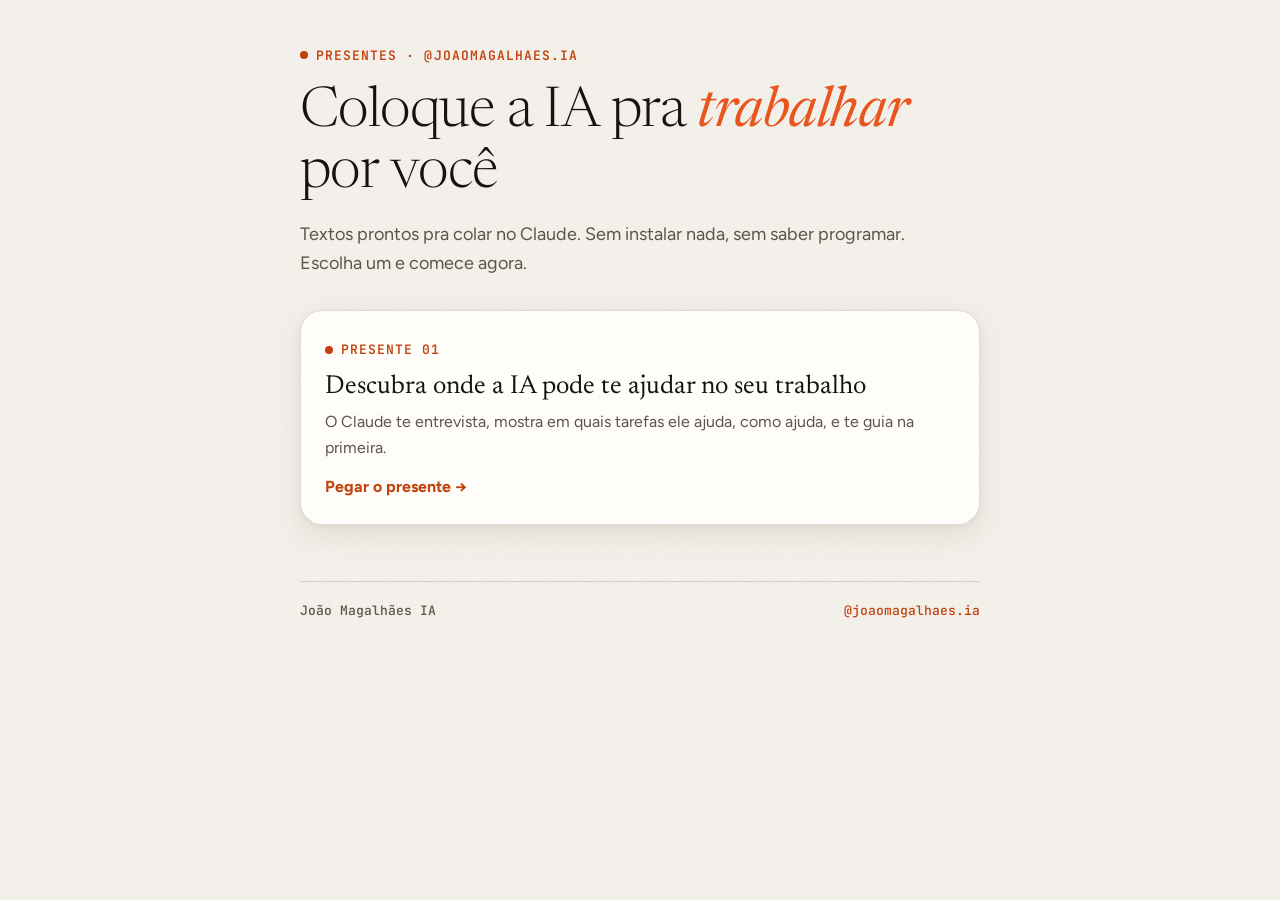
<file: index.html>
<!doctype html>
<html lang="pt-BR">
<head>
  <meta charset="utf-8">
  <meta name="viewport" content="width=device-width, initial-scale=1">
  <title>Presentes · João Magalhães IA</title>
  <meta name="description" content="Textos prontos pra colar no Claude e colocar a IA pra trabalhar por você, sem ser técnico.">
  <link rel="preconnect" href="https://fonts.googleapis.com">
  <link rel="preconnect" href="https://fonts.gstatic.com" crossorigin>
  <link href="https://fonts.googleapis.com/css2?family=Figtree:wght@400;500;700&family=JetBrains+Mono:wght@500;600&family=Newsreader:ital,opsz,wght@0,6..72,300;0,6..72,400;1,6..72,400&display=swap" rel="stylesheet">
  <link rel="stylesheet" href="assets/style.css">
</head>
<body>
  <main class="wrap">
    <span class="kicker">Presentes · @joaomagalhaes.ia</span>
    <h1>Coloque a IA pra <em>trabalhar</em> por você</h1>
    <p class="lead">Textos prontos pra colar no Claude. Sem instalar nada, sem saber programar. Escolha um e comece agora.</p>

    <ul class="lista">
      <li>
        <a href="onde-a-ia-ajuda/">
          <span class="kicker">Presente 01</span>
          <h2>Descubra onde a IA pode te ajudar no seu trabalho</h2>
          <p>O Claude te entrevista, mostra em quais tarefas ele ajuda, como ajuda, e te guia na primeira.</p>
          <p class="ir">Pegar o presente →</p>
        </a>
      </li>
    </ul>

    <footer>
      <span>João Magalhães IA</span>
      <a href="https://www.instagram.com/joaomagalhaes.ia/">@joaomagalhaes.ia</a>
    </footer>
  </main>
</body>
</html>
</file>
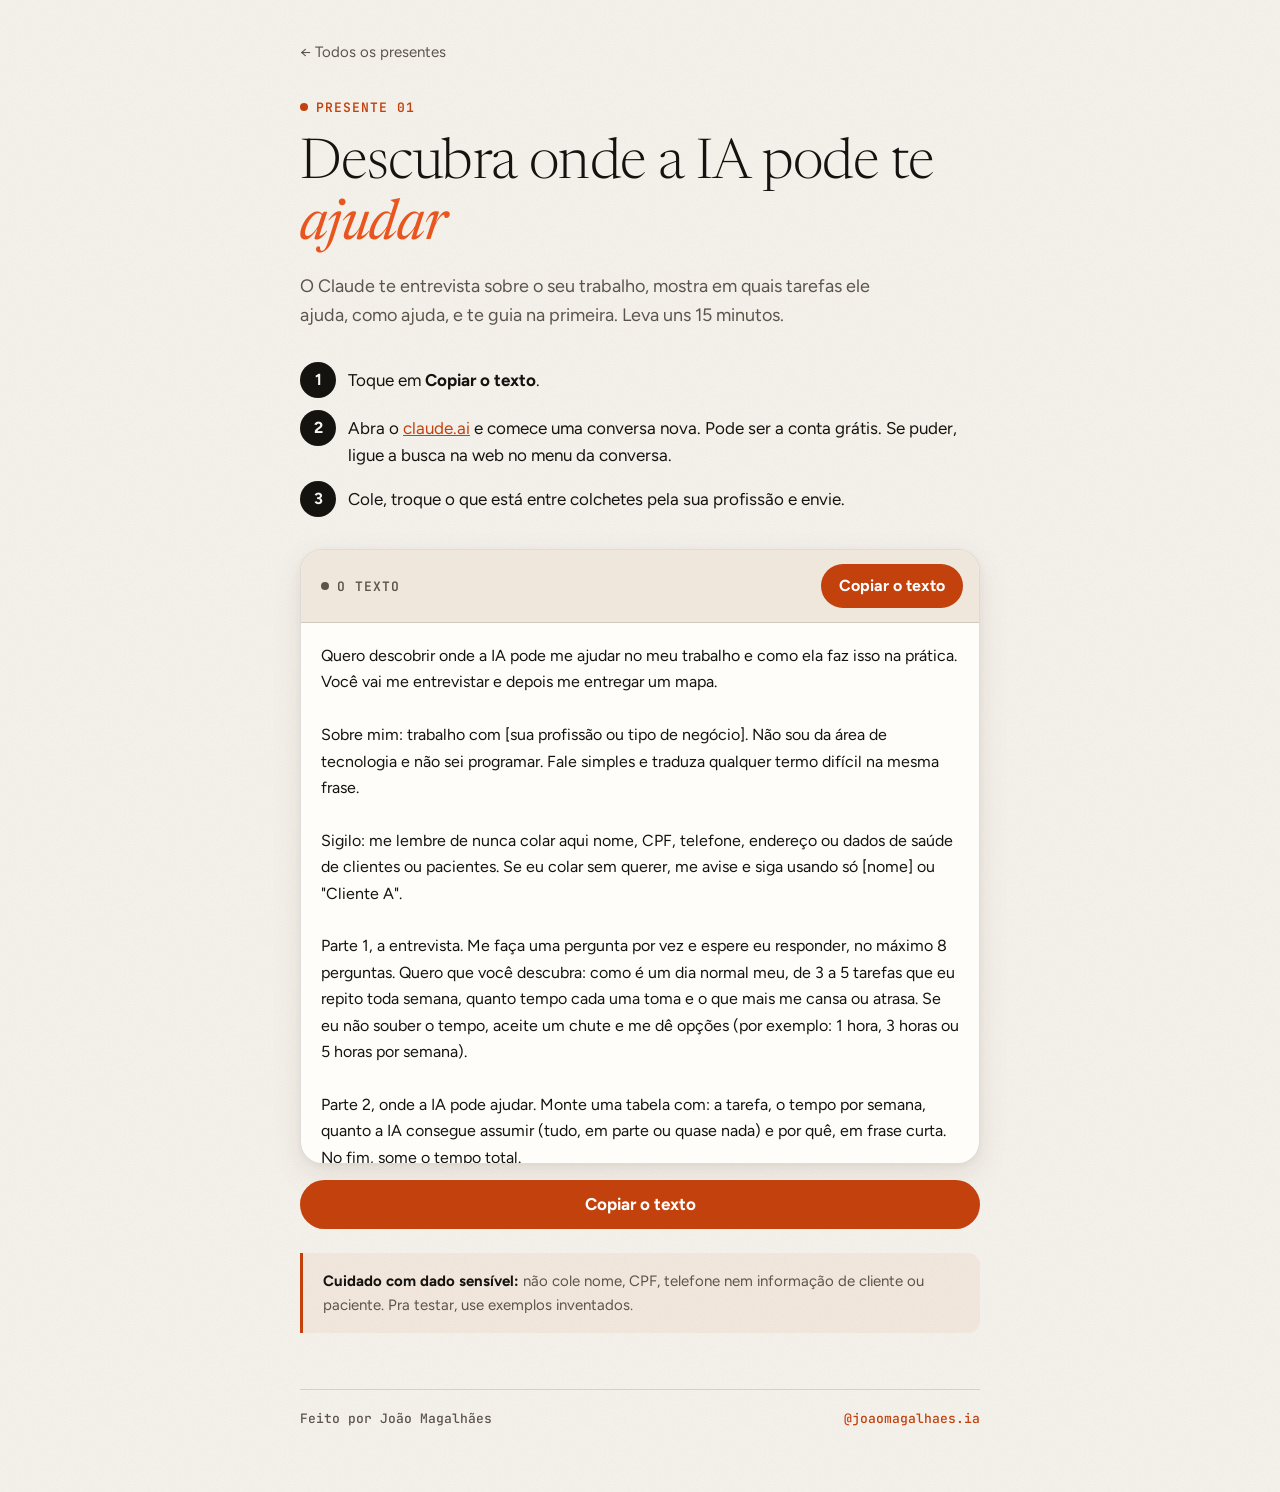
<file: onde-a-ia-ajuda/index.html>
<!doctype html>
<html lang="pt-BR">
<head>
  <meta charset="utf-8">
  <meta name="viewport" content="width=device-width, initial-scale=1">
  <title>Onde a IA ajuda · João Magalhães IA</title>
  <meta name="description" content="Um texto pronto pra colar no Claude: ele te entrevista e mostra onde a IA pode te ajudar no seu trabalho e como.">
  <link rel="preconnect" href="https://fonts.googleapis.com">
  <link rel="preconnect" href="https://fonts.gstatic.com" crossorigin>
  <link href="https://fonts.googleapis.com/css2?family=Figtree:wght@400;500;700&family=JetBrains+Mono:wght@500;600&family=Newsreader:ital,opsz,wght@0,6..72,300;0,6..72,400;1,6..72,400&display=swap" rel="stylesheet">
  <link rel="stylesheet" href="../assets/style.css">
</head>
<body>
  <main class="wrap">
    <a class="voltar" href="../">← Todos os presentes</a>
    <span class="kicker">Presente 01</span>
    <h1>Descubra onde a IA pode te <em>ajudar</em></h1>
    <p class="lead">O Claude te entrevista sobre o seu trabalho, mostra em quais tarefas ele ajuda, como ajuda, e te guia na primeira. Leva uns 15 minutos.</p>

    <ol class="passos">
      <li><span>Toque em <strong>Copiar o texto</strong>.</span></li>
      <li><span>Abra o <a href="https://claude.ai/new" style="color:var(--laranja-txt)">claude.ai</a> e comece uma conversa nova. Pode ser a conta grátis. Se puder, ligue a busca na web no menu da conversa.</span></li>
      <li><span>Cole, troque o que está entre colchetes pela sua profissão e envie.</span></li>
    </ol>

    <section class="cartao" aria-labelledby="t-prompt">
      <div class="cartao-topo">
        <span class="kicker" id="t-prompt">O texto</span>
        <button class="btn" type="button" data-copiar>Copiar o texto</button>
      </div>
      <div class="prompt" id="prompt">Quero descobrir onde a IA pode me ajudar no meu trabalho e como ela faz isso na prática. Você vai me entrevistar e depois me entregar um mapa.

Sobre mim: trabalho com [sua profissão ou tipo de negócio]. Não sou da área de tecnologia e não sei programar. Fale simples e traduza qualquer termo difícil na mesma frase.

Sigilo: me lembre de nunca colar aqui nome, CPF, telefone, endereço ou dados de saúde de clientes ou pacientes. Se eu colar sem querer, me avise e siga usando só [nome] ou "Cliente A".

Parte 1, a entrevista. Me faça uma pergunta por vez e espere eu responder, no máximo 8 perguntas. Quero que você descubra: como é um dia normal meu, de 3 a 5 tarefas que eu repito toda semana, quanto tempo cada uma toma e o que mais me cansa ou atrasa. Se eu não souber o tempo, aceite um chute e me dê opções (por exemplo: 1 hora, 3 horas ou 5 horas por semana).

Parte 2, onde a IA pode ajudar. Monte uma tabela com: a tarefa, o tempo por semana, quanto a IA consegue assumir (tudo, em parte ou quase nada) e por quê, em frase curta. No fim, some o tempo total.

Parte 3, como ela ajuda. Pra cada tarefa em que a IA assume tudo ou parte, me explique:
1. o que ela faz por mim, com um exemplo do meu próprio trabalho;
2. o que continua comigo (revisar, decidir, enviar);
3. um pedido pronto, que eu possa colar aqui agora pra testar, com [colchetes] no lugar de nomes e dados pessoais.
Seja curto: no máximo 6 linhas por tarefa. Me mostre uma tarefa por mensagem e espere eu dizer "próxima".

Parte 4, por onde começar. Escolha UMA tarefa, a que economiza mais tempo com menos esforço, e me guie a fazer ela agora, nesta conversa, passo a passo. No fim, me diga qual é a próxima tarefa que vale atacar.

Regras: não invente informação e não prometa o que a IA não faz. Me avise quando algo depender de uma ferramenta que você não acessa (WhatsApp, agenda, e-mail, sistema de nota). Você não envia mensagem nem mexe em nada meu: quem envia sou eu. Seja direto.</div>
    </section>

    <button class="btn btn-grande" type="button" data-copiar>Copiar o texto</button>

    <p class="aviso"><strong>Cuidado com dado sensível:</strong> não cole nome, CPF, telefone nem informação de cliente ou paciente. Pra testar, use exemplos inventados.</p>

    <footer>
      <span>Feito por João Magalhães</span>
      <a href="https://www.instagram.com/joaomagalhaes.ia/">@joaomagalhaes.ia</a>
    </footer>
  </main>

  <script>
    (function () {
      var texto = document.getElementById('prompt').innerText.trim();
      function copiarFallback(t) {
        var ta = document.createElement('textarea');
        ta.value = t; ta.setAttribute('readonly', '');
        ta.style.position = 'fixed'; ta.style.opacity = '0';
        document.body.appendChild(ta); ta.select();
        try { document.execCommand('copy'); } catch (e) {}
        document.body.removeChild(ta);
      }
      document.querySelectorAll('[data-copiar]').forEach(function (btn) {
        var rotulo = btn.textContent;
        btn.addEventListener('click', function () {
          var feito = function () {
            document.querySelectorAll('[data-copiar]').forEach(function (b) { b.textContent = 'Copiado ✓'; b.classList.add('ok'); });
            setTimeout(function () {
              document.querySelectorAll('[data-copiar]').forEach(function (b) { b.textContent = rotulo; b.classList.remove('ok'); });
            }, 2200);
          };
          if (navigator.clipboard && window.isSecureContext) {
            navigator.clipboard.writeText(texto).then(feito, function () { copiarFallback(texto); feito(); });
          } else { copiarFallback(texto); feito(); }
        });
      });
    })();
  </script>
</body>
</html>
</file>
<file: assets/style.css>
/* Presentes IA · @joaomagalhaes.ia · tokens do DESIGN.md (30/09/2026) */
:root {
  --papel: #F7F4EE;
  --papel-2: #EFE7DB;
  --tinta: #151310;
  --apoio: #5B544B;
  --laranja: #E8551F;      /* só título grande */
  --laranja-txt: #C2410C;  /* texto pequeno */
  --borda: rgba(21, 19, 16, .14);
  --raio: 22px;
  --sombra: 0 10px 30px rgba(92, 60, 30, .10), 0 2px 6px rgba(92, 60, 30, .06);
}

* { box-sizing: border-box; margin: 0; padding: 0; }

html { -webkit-text-size-adjust: 100%; }

body {
  background: var(--papel);
  color: var(--tinta);
  font: 400 17px/1.6 "Figtree", system-ui, sans-serif;
  min-height: 100vh;
  /* grão leve de papel */
  background-image: url("data:image/svg+xml,%3Csvg xmlns='http://www.w3.org/2000/svg' width='160' height='160'%3E%3Cfilter id='n'%3E%3CfeTurbulence type='fractalNoise' baseFrequency='.9' numOctaves='2' seed='7'/%3E%3CfeColorMatrix values='0 0 0 0 0.08 0 0 0 0 0.07 0 0 0 0 0.06 0 0 0 .05 0'/%3E%3C/filter%3E%3Crect width='100%25' height='100%25' filter='url(%23n)'/%3E%3C/svg%3E");
}

.wrap { max-width: 720px; margin: 0 auto; padding: 40px 20px 64px; }

.kicker {
  font: 600 13px/1 "JetBrains Mono", ui-monospace, monospace;
  letter-spacing: .08em;
  text-transform: uppercase;
  color: var(--laranja-txt);
  display: inline-flex; align-items: center; gap: 8px;
}
.kicker::before { content: ""; width: 8px; height: 8px; border-radius: 50%; background: var(--laranja-txt); }

h1 {
  font: 300 clamp(36px, 8vw, 56px)/1.08 "Newsreader", Georgia, serif;
  letter-spacing: -.01em;
  margin: 16px 0 16px;
}
h1 em { font-style: italic; font-weight: 400; color: var(--laranja); }

.lead { color: var(--apoio); font-size: 18px; max-width: 34em; }

.passos { list-style: none; margin: 32px 0; display: grid; gap: 12px; counter-reset: p; }
.passos li {
  counter-increment: p;
  display: grid; grid-template-columns: 36px 1fr; gap: 12px; align-items: start;
}
.passos li::before {
  content: counter(p);
  width: 36px; height: 36px; border-radius: 50%;
  display: grid; place-items: center;
  background: var(--tinta); color: var(--papel);
  font: 700 16px/1 "Figtree", sans-serif;
}
.passos li span { padding-top: 5px; }

.cartao {
  background: #FFFDF9;
  border: 1px solid var(--borda);
  border-radius: var(--raio);
  box-shadow: var(--sombra);
  overflow: hidden;
}
.cartao-topo {
  display: flex; justify-content: space-between; align-items: center; gap: 12px;
  padding: 14px 16px 14px 20px;
  border-bottom: 1px solid var(--borda);
  background: var(--papel-2);
}
.cartao-topo .kicker { color: var(--apoio); }
.cartao-topo .kicker::before { background: var(--apoio); }

.prompt {
  white-space: pre-wrap;
  font: 400 16px/1.65 "Figtree", sans-serif;
  padding: 20px;
  max-height: 60vh;
  overflow: auto;
}

.btn {
  appearance: none; border: 0; cursor: pointer;
  background: var(--laranja-txt); color: #fff;
  font: 700 16px/1 "Figtree", sans-serif;
  padding: 12px 18px; border-radius: 999px;
  min-height: 44px;
  transition: transform .15s ease, background .15s ease;
}
.btn:hover { background: #A8380A; }
.btn:active { transform: scale(.97); }
.btn:focus-visible, a:focus-visible { outline: 3px solid var(--tinta); outline-offset: 3px; }
.btn.ok { background: var(--tinta); }

.btn-grande { display: block; width: 100%; margin-top: 16px; padding: 16px; font-size: 17px; }

.aviso {
  margin-top: 24px; padding: 16px 20px;
  border-left: 3px solid var(--laranja-txt);
  background: rgba(194, 65, 12, .06);
  border-radius: 0 12px 12px 0;
  color: var(--apoio); font-size: 15px;
}
.aviso strong { color: var(--tinta); }

.lista { list-style: none; display: grid; gap: 16px; margin-top: 32px; }
.lista a {
  display: block; text-decoration: none; color: inherit;
  padding: 24px; background: #FFFDF9;
  border: 1px solid var(--borda); border-radius: var(--raio); box-shadow: var(--sombra);
  transition: transform .15s ease;
}
.lista a:hover { transform: translateY(-2px); }
.lista h2 { font: 400 26px/1.2 "Newsreader", Georgia, serif; margin: 10px 0 6px; }
.lista p { color: var(--apoio); font-size: 16px; }
.lista .ir { margin-top: 14px; font-weight: 700; color: var(--laranja-txt); }

.voltar { display: block; width: fit-content; margin-bottom: 28px; color: var(--apoio); text-decoration: none; font-size: 15px; }
.voltar:hover { color: var(--tinta); }

footer {
  margin-top: 56px; padding-top: 20px; border-top: 1px solid var(--borda);
  display: flex; justify-content: space-between; flex-wrap: wrap; gap: 8px;
  font: 500 13px/1.4 "JetBrains Mono", monospace; color: var(--apoio);
}
footer a { color: var(--laranja-txt); text-decoration: none; }

@media (prefers-reduced-motion: reduce) { * { transition: none !important; } }
</file>
